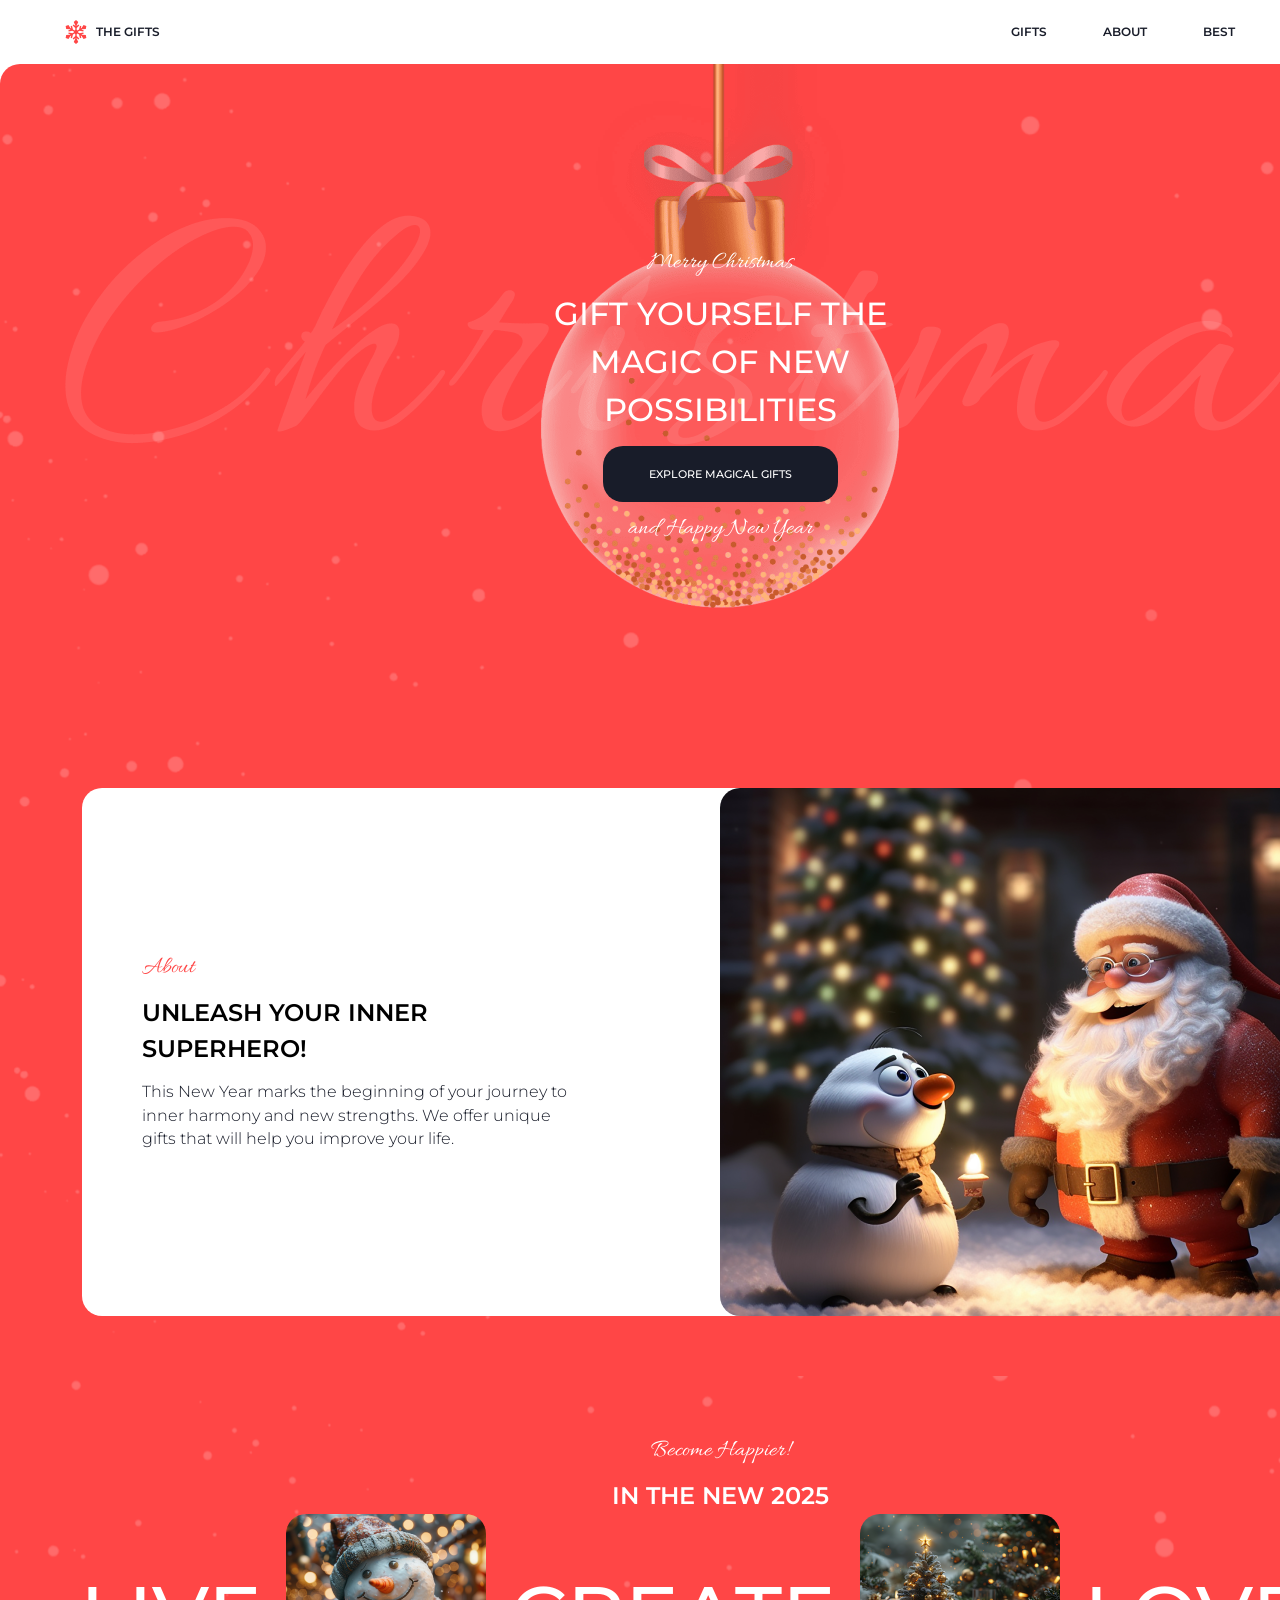
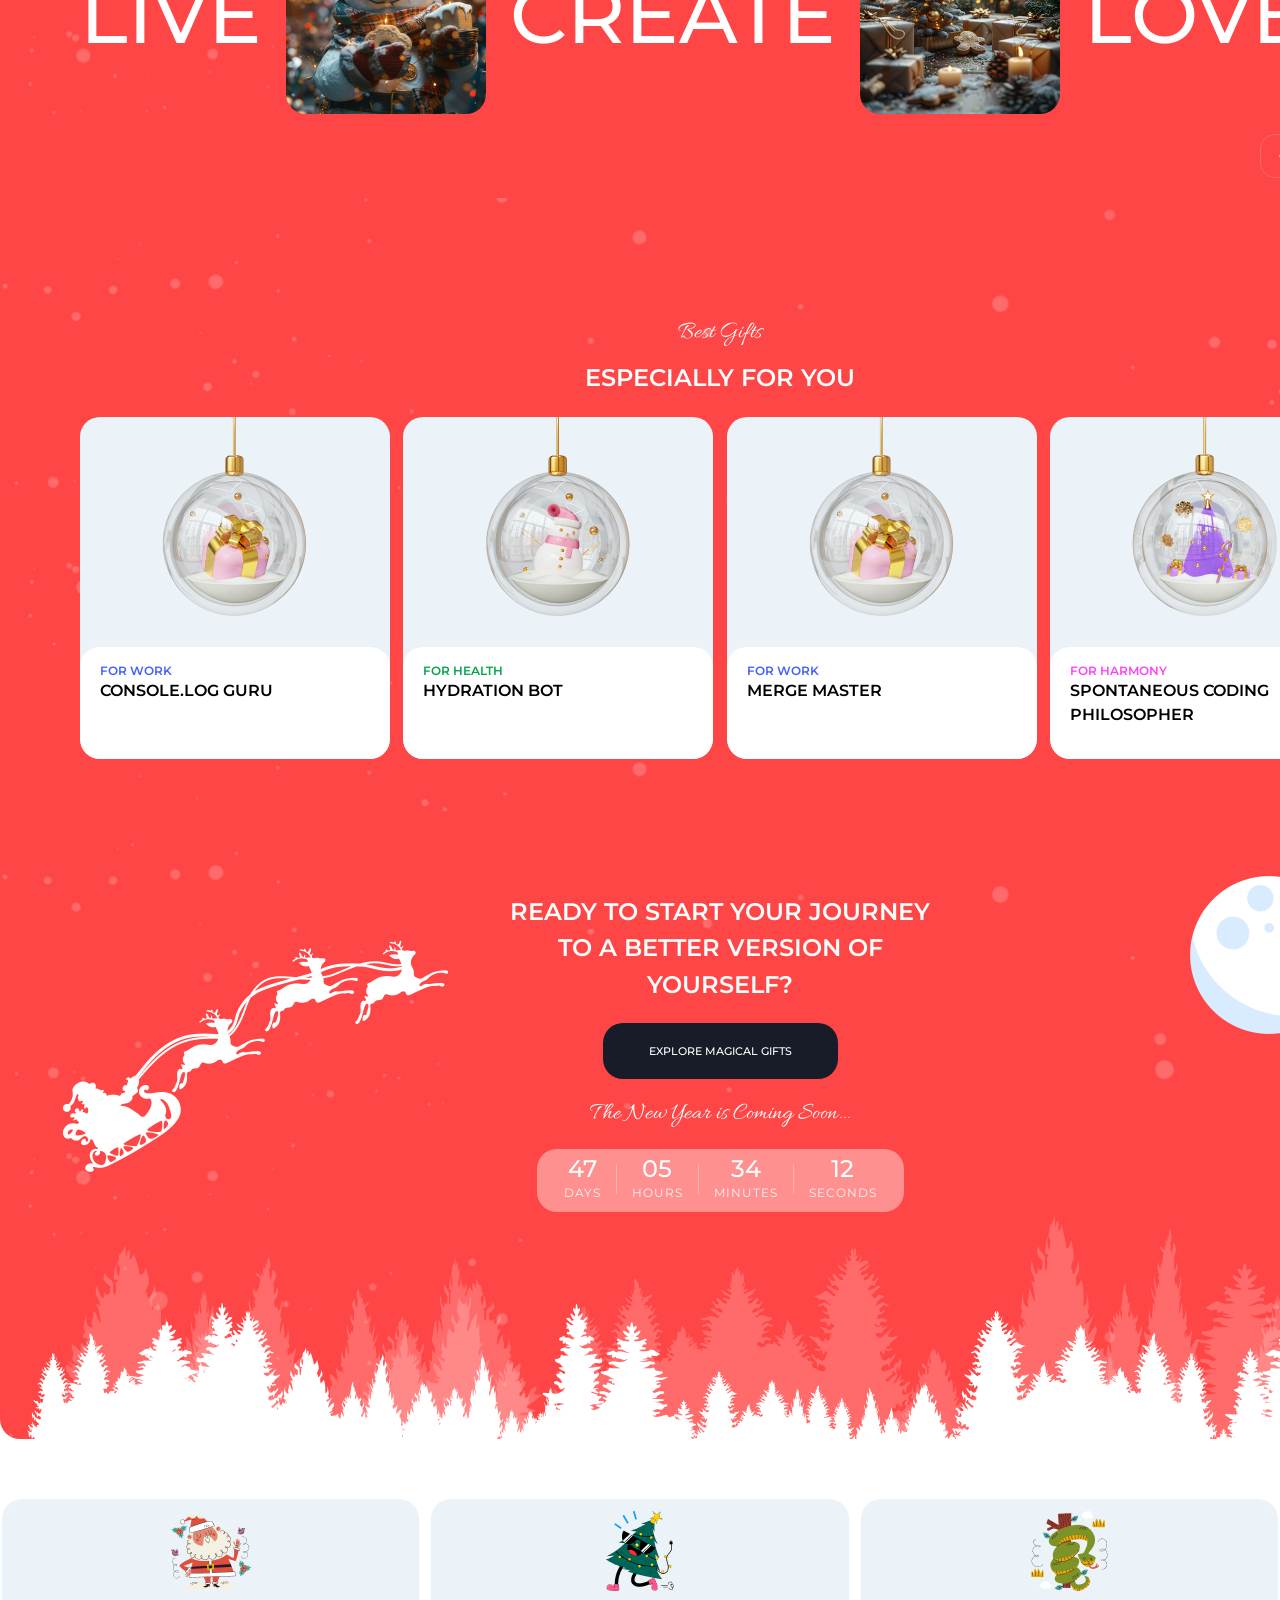
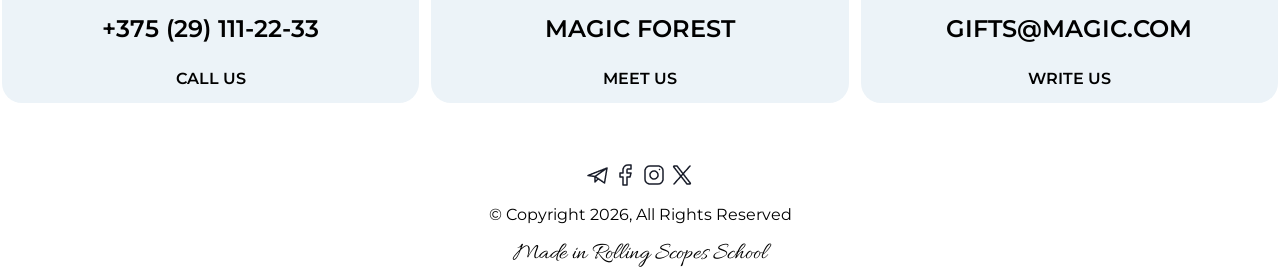
<file: christmas-shop/index.html>
<!DOCTYPE html>                                                                              
  <html lang="en">
    <head>                                                                                     
      <meta charset="UTF-8">                                                                 
      <meta name="viewport" content="width=device-width, initial-scale=1.0">
      <title>THE GIFTS</title>
      <link rel="icon" type="image/x-icon" href="assets/snowflake.svg">
      <link rel="stylesheet" href="index.css">
      <link rel="preconnect" href="https://fonts.googleapis.com">
      <link rel="preconnect" href="https://fonts.gstatic.com" crossorigin>
      <link href="https://fonts.googleapis.com/css2?family=Allura&display=swap" rel="stylesheet">
      <link href="https://fonts.googleapis.com/css2?family=Montserrat:wght@400;700&display=swap" rel="stylesheet">
    </head>                                                                                    
    <body id="top">
        <div class="body">
            <header class="horizontal_alignment header_borders">
                <div> <a href="index.html" class="logo logo_word">                                                           
                         <img src="assets/snowflake.svg" alt="snowflake">                                     
                         <span>THE GIFTS</span>                                                                   
                      </a>      
                    </div>
                    <div>
                        <nav>
                            <ul class="logo_word header_links">
                                <li><a href="gifts.html" class="ul_a">GIFTS</a></li>
                                <li><a href="#about" class="ul_a">ABOUT</a></li>
                                <li><a href="#best" class="ul_a">BEST</a></li>
                                <li><a href="#contacts" class="ul_a">CONTACTS</a></li>
                            </ul>
                            </nav>
                    </div>
            </header>
            <div class="block1 background_snow">
                <img src="assets/tree_decoration.png" alt="Tree Decoration">
                <section class="hero_section">
                    <div class="hero_content">
                    <p class="allura-text">Merry Christmas</p>
                    <h1 class="hero_h1">GIFT YOURSELF THE MAGIC OF NEW POSSIBILITIES</h1>
                    <div class= "hero_button"><a href="gifts.html" class="ul_a">EXPLORE MAGICAL GIFTS</a></div>
                    <p class="allura-text">and Happy New Year</p>
                    </div>
                </section>
            </div>
            <div class="block2 background_snow">
            <section class="about_section" id="about">
                    <div class="about_content">
                        <p class="allura-text" style="color: #FF4646;">About</p>
                        <h2 class="monserrate24" style="color: black">Unleash your inner superhero!</h2>
                        <p class="about_p">This New Year marks the beginning of your journey to inner harmony and new strengths. We offer unique gifts that will help you improve your life.</p>
                    </div>
                    <div class="santa_wrapper">
                        <img src="assets/santa.png" alt="Santa Claus" class="santa_image">
                    </div>
                </section>
                </div>
                <div class="block3 background_snow">
                    <div class="wish_content">
                        <p class="allura-text">Become Happier!</p>
                        <h3 class="monserrate24 wish_h1">in the new 2025</h3>
                    </div>
                    <div class="slider">
                        <p class="slider_words">live</p>
                        <img class="slider_image" src="assets/wish1.png" alt="snowman">
                        <p class="slider_words">create</p>
                        <img class="slider_image" src="assets/wish2.png" alt="gift">
                        <p class="slider_words">love</p>
                        <img class="slider_image" src="assets/wish3.png" alt="Christmas tree ball">
                    </div>
                    <div class="slider-controls">
                        <button class="nav-btn prev" aria-label="Previous">
                            <svg viewBox="0 0 24 24" fill="none" stroke="currentColor" stroke-width="2">
                            <path d="M15 18l-6-6 6-6" />
                            </svg>
                        </button>
                        
                        <button class="nav-btn next" aria-label="Next">
                            <svg viewBox="0 0 24 24" fill="none" stroke="currentColor" stroke-width="2">
                            <path d="M9 18l6-6-6-6" />
                            </svg>
                        </button>
                        </div>

                </div>
                <div class="background_snow block4" id="best">
                    <div class="gifts_words">
                        <p class="allura-text">Best Gifts</p>
                        <p class="monserrate24">especially for you</p>
                    </div>
                    <div class="best_gift">
                        <div class="gift_container">
                            <img src="assets/giftbox.png" alt="gift box">
                            <div class="container_in_gift_container">
                                <p class="for_what" style="color: #4361FF;">For work</p>
                                <p class="gift_info">Console.log Guru</p>
                            </div>
                        </div>
                        <div class="gift_container">
                             <img src="assets/giftsnowman.png" alt="gift box">
                            <div class="container_in_gift_container">
                                <p class="for_what" style="color: #06A44F;">For health</p>
                                <p class="gift_info">Hydration Bot</p>
                            </div>
                        </div>
                        <div class="gift_container">
                             <img src="assets/giftbox.png" alt="gift box">
                            <div class="container_in_gift_container">
                                <p class="for_what" style="color: #4361FF;">For work</p>
                                <p class="gift_info">Merge Master</p>
                            </div>
                        </div>
                        <div class="gift_container">
                             <img src="assets/gifttree.png" alt="gift box">
                            <div class="container_in_gift_container">
                                <p class="for_what" style="color: #FF43f7;">For harmony</p>
                                <p class="gift_info">Spontaneous Coding Philosopher</p>
                            </div>
                        </div>
                    </div>
                    </div>
                    <div class="background_snow block5">
                        <div class="background_view">
                            <div class="cta_container">
                                <div class="cta_words">
                                <p class="monserrate24">Ready to start your journey to a better version of yourself?</p>
                                 <div class= "hero_button"><a href="gifts.html" class="ul_a">EXPLORE MAGICAL GIFTS</a></div>
                                 <p class="allura-text cta_p_allura ">The New Year is Coming Soon...</p>
                                 <div class="countdown-wrapper">
                                    <div class="timer-container">
                                    <div class="timer-item">
                                        <span class="number timer_numbers">47</span>
                                        <span class="label timer_words">DAYS</span>
                                    </div>
                                    
                                    <div class="divider"></div>

                                    <div class="timer-item">
                                        <span class="number timer_numbers">05</span>
                                        <span class="label timer_words">HOURS</span>
                                    </div>

                                    <div class="divider"></div>

                                    <div class="timer-item">
                                        <span class="number timer_numbers">34</span>
                                        <span class="label timer_words">MINUTES</span>
                                    </div>

                                    <div class="divider"></div>

                                    <div class="timer-item">
                                        <span class="number timer_numbers">12</span>
                                        <span class="label timer_words">SECONDS</span>
                                    </div>
                                </div>
                            </div>
                                 </div>
                            </div>
                        </div>

                    </div>
                </div>
        <footer id="contacts">
            <div class="block6">
                 <div class="footer_boxes">
                     <a href="tel:+375291112233" class="footer_box_border">
                        <img src="assets/santa-claus.png" alt="Santa Claus">
                        <p class="footer_calls">+375 (29) 111-22-33</p>
                        <p class="gift_info">Call Us</p>
                     </a>
                      <a href="https://maps.google.com/?q=Central+Park,New+York" target="_blank" class="footer_box_border">
                        <img src="assets/christmas-tree.png" alt="Christmas Tree">
                        <p class="footer_calls">Magic forest</p>
                        <p class="gift_info">meet us</p>
                      </a>
                       <a href="mailto:gifts@magic.com" class="footer_box_border">
                        <img src="assets/snake.png" alt="Snake">
                        <p class="footer_calls">gifts@magic.com</p>
                        <p class="gift_info">write us</p>
                       </a>
                 </div>
                  <div class="footer_words">
                    <div>
                        <img src="assets/telegram.png" alt="Telegram">
                        <img src="assets/facebook.png" alt="Facebook">  
                        <img src="assets/instagram.png" alt="Instagram">
                        <img src="assets/X.png" alt="Twitter">
                    </div>
                    <p class="copyright">© Copyright 2026, All Rights Reserved</p>
                    <a href="https://rs.school/" target="_blank" class="allura-text" style="color: black; text-decoration: none;">Made in Rolling Scopes School</a>
                  </div>
            </div>
           
        </footer>
        <a href="#top" class="back-to-top" aria-label="Back to top">
            <svg viewBox="0 0 24 24" fill="none" stroke="currentColor" stroke-width="2">
                <path d="M12 19V5M5 12l7-7 7 7"/>
            </svg>
        </a>

                                                                              
    </body>                                                                                  
  </html>
</file>
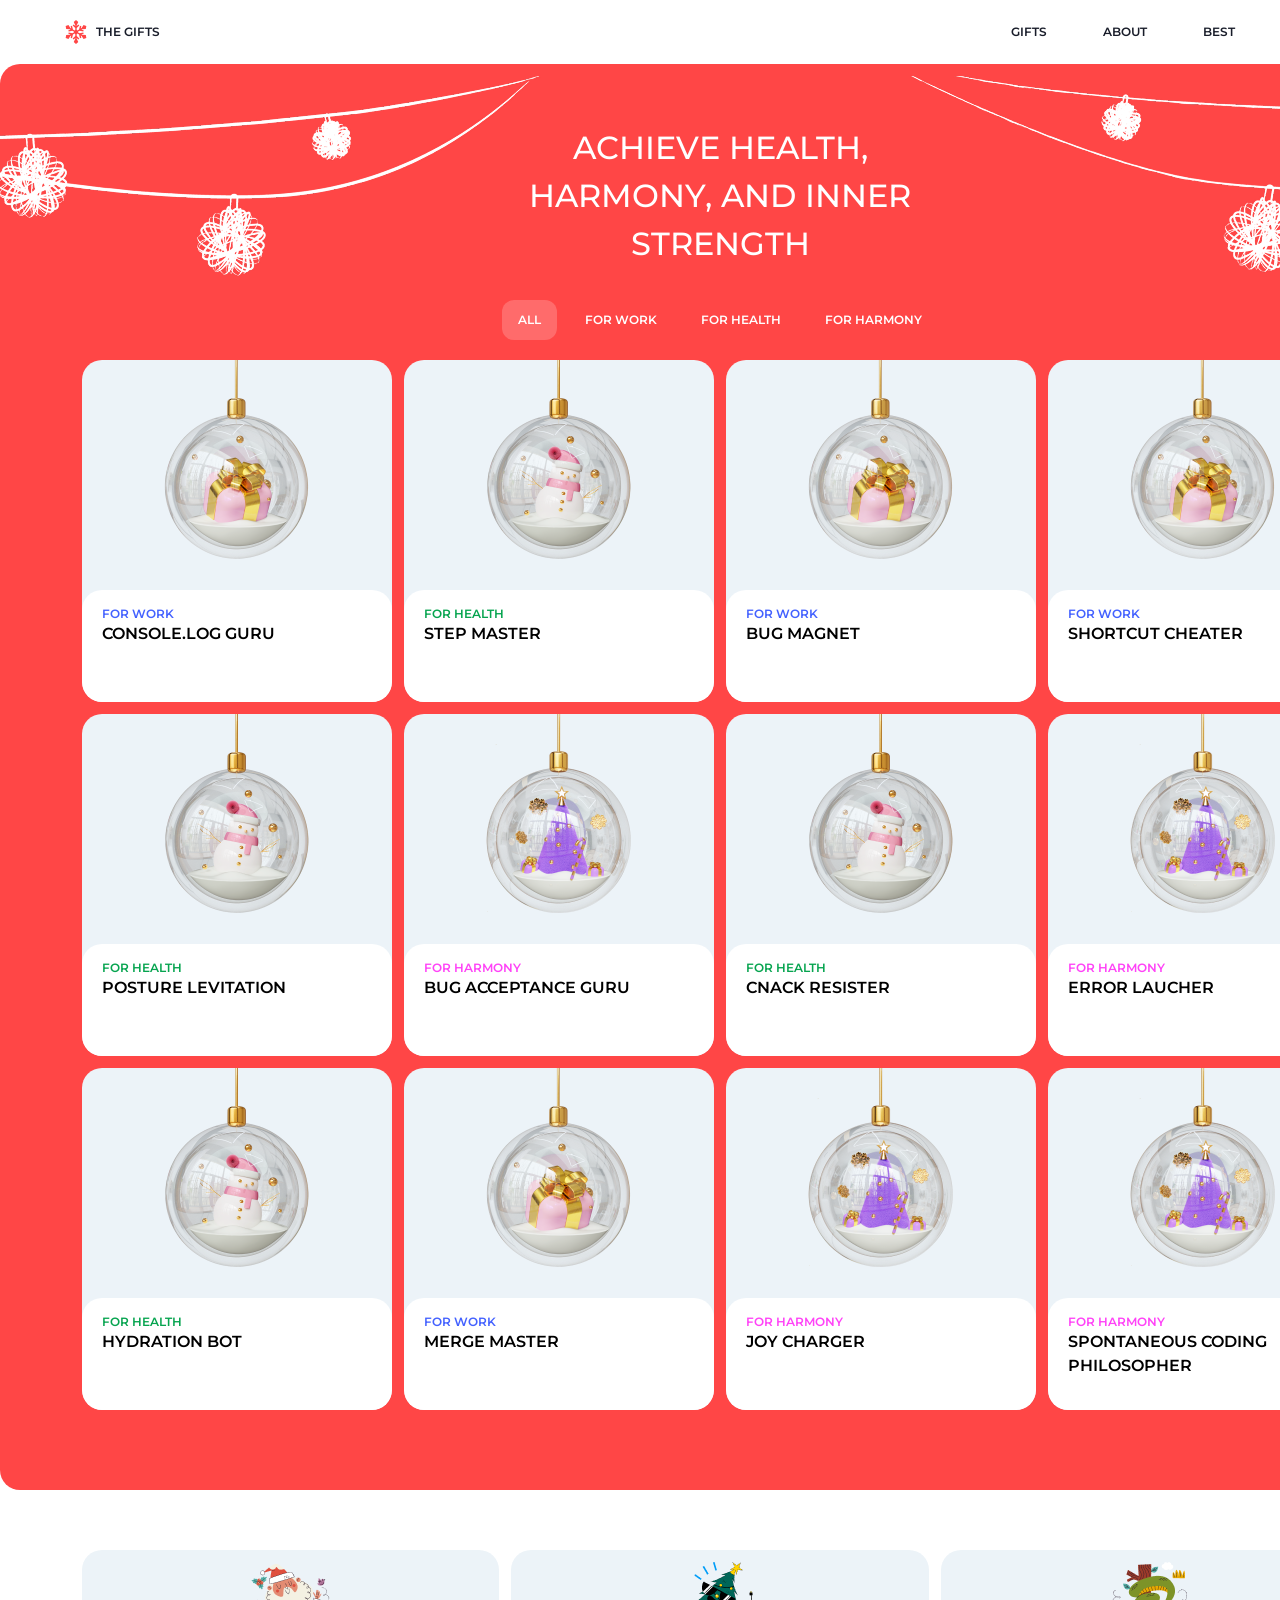
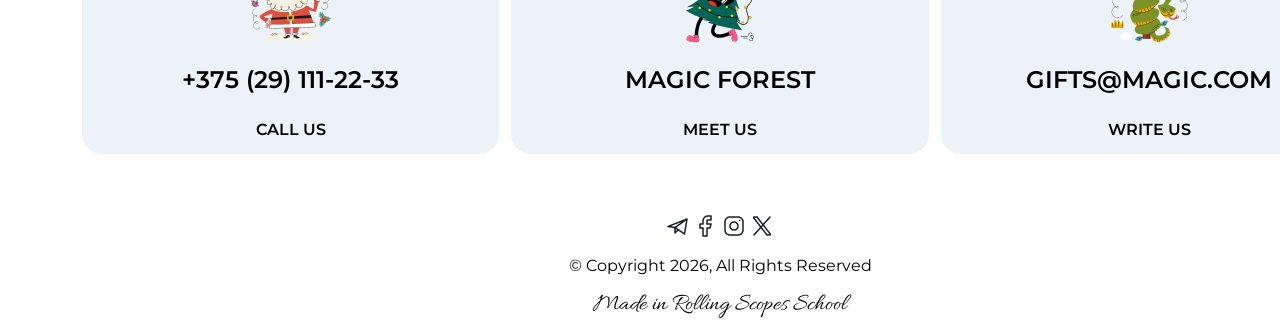
<file: christmas-shop/gifts.html>
<!DOCTYPE html>
<html lang="en">
  <head>
    <meta charset="UTF-8">
    <meta name="viewport" content="width=device-width, initial-scale=1.0">
    <title>Gifts | THE GIFTS</title>
    <link rel="icon" type="image/x-icon" href="assets/snowflake.svg">
    <link rel="stylesheet" href="index.css">
    <link rel="preconnect" href="https://fonts.googleapis.com">
    <link rel="preconnect" href="https://fonts.gstatic.com" crossorigin>
    <link href="https://fonts.googleapis.com/css2?family=Allura&display=swap" rel="stylesheet">
    <link href="https://fonts.googleapis.com/css2?family=Montserrat:wght@400;700&display=swap" rel="stylesheet">
  </head>
  <body id="top">
      <div class="body">
          <header class="horizontal_alignment header_borders">
              <div>
                  <a href="index.html" class="logo logo_word">
                      <img src="assets/snowflake.svg" alt="snowflake">
                      <span>THE GIFTS</span>
                  </a>
              </div>
              <div>
                  <nav>
                      <ul class="logo_word header_links">
                          <li class="header_link_active"><a href="gifts.html" class="ul_a">GIFTS</a></li>
                          <li><a href="index.html#about" class="ul_a">ABOUT</a></li>
                          <li><a href="index.html#best" class="ul_a">BEST</a></li>
                          <li><a href="index.html#contacts" class="ul_a">CONTACTS</a></li>
                      </ul>
                  </nav>
              </div>
          </header>

          <main>
              <div class="gift_body">
               <div class="background_garland">
                <h1 class="gift_h1 hero_h1">Achieve health, harmony, and inner strength</h1>
                </div>

                 <div>
                  <nav>
                      <ul class="gifts_navbar">
                          <li><a href="gifts.html" class="ul_a">ALL</a></li>
                          <li><a href="gifts.html" class="ul_a">FOR WORK</a></li>
                          <li><a href="gifts.html" class="ul_a">FOR HEALTH</a></li>
                          <li><a href="gifts.html" class="ul_a">FOR HARMONY</a></li>
                      </ul>
                  </nav>
              </div>

              <div class="all_gifts">
                        <div class="gift_container">
                            <img src="assets/giftbox.png" alt="gift box">
                            <div class="container_in_gift_container">
                                <p class="for_what" style="color: #4361FF;">For work</p>
                                <p class="gift_info">Console.log Guru</p>
                            </div>
                        </div>
                        <div class="gift_container">
                             <img src="assets/giftsnowman.png" alt="gift box">
                            <div class="container_in_gift_container">
                                <p class="for_what" style="color: #06A44F;">For health</p>
                                <p class="gift_info">step master</p>
                            </div>
                        </div>
                        <div class="gift_container">
                             <img src="assets/giftbox.png" alt="gift box">
                            <div class="container_in_gift_container">
                                <p class="for_what" style="color: #4361FF;">For work</p>
                                <p class="gift_info">bug magnet</p>
                            </div>
                        </div>
                        <div class="gift_container">
                             <img src="assets/giftbox.png" alt="gift box">
                            <div class="container_in_gift_container">
                                <p class="for_what" style="color: #4361FF;">For work</p>
                                <p class="gift_info">shortcut cheater</p>
                            </div>
                        </div>
                        <div class="gift_container">
                             <img src="assets/giftsnowman.png" alt="gift box">
                            <div class="container_in_gift_container">
                                <p class="for_what" style="color: #06A44F;">For health</p>
                                <p class="gift_info">posture levitation</p>
                            </div>
                        </div>
                        <div class="gift_container">
                             <img src="assets/gifttree.png" alt="gift box">
                            <div class="container_in_gift_container">
                                <p class="for_what" style="color: #FF43f7;">For harmony</p>
                                <p class="gift_info">bug acceptance guru</p>
                            </div>
                        </div>
                         <div class="gift_container">
                             <img src="assets/giftsnowman.png" alt="gift box">
                            <div class="container_in_gift_container">
                                <p class="for_what" style="color: #06A44F;">For health</p>
                                <p class="gift_info">cnack resister</p>
                            </div>
                        </div>
                        <div class="gift_container">
                             <img src="assets/gifttree.png" alt="gift box">
                            <div class="container_in_gift_container">
                                <p class="for_what" style="color: #FF43f7;">For harmony</p>
                                <p class="gift_info">error laucher</p>
                            </div>
                        </div>
                        <div class="gift_container">
                             <img src="assets/giftsnowman.png" alt="gift box">
                            <div class="container_in_gift_container">
                                <p class="for_what" style="color: #06A44F;">For health</p>
                                <p class="gift_info">Hydration Bot</p>
                            </div>
                        </div>
                        <div class="gift_container">
                             <img src="assets/giftbox.png" alt="gift box">
                            <div class="container_in_gift_container">
                                <p class="for_what" style="color: #4361FF;">For work</p>
                                <p class="gift_info">Merge Master</p>
                            </div>
                        </div>
                        <div class="gift_container">
                             <img src="assets/gifttree.png" alt="gift box">
                            <div class="container_in_gift_container">
                                <p class="for_what" style="color: #FF43f7;">For harmony</p>
                                <p class="gift_info">joy charger</p>
                            </div>
                        </div>
                         <div class="gift_container">
                             <img src="assets/gifttree.png" alt="gift box">
                            <div class="container_in_gift_container">
                                <p class="for_what" style="color: #FF43f7;">For harmony</p>
                                <p class="gift_info">Spontaneous Coding Philosopher</p>
                            </div>
                        </div>
                    </div>
              </div>
          </main>

          <footer id="contacts">
              <div class="block6">
                  <div class="footer_boxes">
                      <a href="tel:+375291112233" class="footer_box_border">
                          <img src="assets/santa-claus.png" alt="Santa Claus">
                          <p class="footer_calls">+375 (29) 111-22-33</p>
                          <p class="gift_info">Call Us</p>
                      </a>
                      <a href="https://maps.google.com/?q=Central+Park,New+York" target="_blank" class="footer_box_border">
                          <img src="assets/christmas-tree.png" alt="Christmas Tree">
                          <p class="footer_calls">Magic forest</p>
                          <p class="gift_info">meet us</p>
                      </a>
                      <a href="mailto:gifts@magic.com" class="footer_box_border">
                          <img src="assets/snake.png" alt="Snake">
                          <p class="footer_calls">gifts@magic.com</p>
                          <p class="gift_info">write us</p>
                      </a>
                  </div>
                  <div class="footer_words">
                      <div>
                          <img src="assets/telegram.png" alt="Telegram">
                          <img src="assets/facebook.png" alt="Facebook">
                          <img src="assets/instagram.png" alt="Instagram">
                          <img src="assets/X.png" alt="Twitter">
                      </div>
                      <p class="copyright">© Copyright 2026, All Rights Reserved</p>
                      <a href="https://rs.school/" target="_blank" class="allura-text" style="color: black; text-decoration: none;">Made in Rolling Scopes School</a>
                  </div>
              </div>
          </footer>

          <a href="#top" class="back-to-top" aria-label="Back to top">
              <svg viewBox="0 0 24 24" fill="none" stroke="currentColor" stroke-width="2">
                  <path d="M12 19V5M5 12l7-7 7 7"/>
              </svg>
          </a>
      </div>
  </body>
</html>
</file>
<file: christmas-shop/index.css>
body {
    margin: 0;
}

.back-to-top {
    position: fixed;
    bottom: 40px;
    right: 40px;
    width: 52px;
    height: 52px;
    border-radius: 50%;
    background-color: #ffffff;
    display: flex;
    align-items: center;
    justify-content: center;
    text-decoration: none;
    color: #181C29;
    box-shadow: 0 4px 12px rgba(0,0,0,0.2);
    opacity: 0;
    pointer-events: none;
    animation: show-back-to-top linear forwards;
    animation-timeline: scroll();
    animation-range: 200px 300px;
    animation-fill-mode: forwards;
    z-index: 999;
}

.back-to-top svg {
    width: 22px;
    height: 22px;
}

@keyframes show-back-to-top {
    to {
        opacity: 1;
        pointer-events: auto;
    }
}

h1, h2, p {
    margin: 0;
}

html { 
    scroll-behavior: smooth; 
}

.body {
    width: 1440px;
    min-width: 1440px;
    margin: 0 auto;
    color: #ffffff;
}

.allura-text {
  font-family: 'Allura', cursive;
  font-size: 24px;
  color: white;
  font-weight: 400;
}
.monserrate24 {
    font-family: 'Montserrat', sans-serif;
    font-weight: 600;
    font-size: 24px;
    line-height: 1.52;
    letter-spacing: 16%;
    text-transform: uppercase; 
}
.horizontal_alignment {
    display: flex;
    flex-direction: row;
    justify-content: space-between;
} 
.header_borders {
    margin: 0 64px;
    height: 64px;
    align-items: center;
}
.logo {                                                                                      
    display: flex;                                                                             
    align-items: center;                                                                       
    gap: 8px;                                                                                  
    text-decoration: none;                                                                     
    color: inherit;                                                                            
  }    

.logo_word {
  font-size: 12px;          
  line-height: 1.3;         
  font-family: "Montserrat", sans-serif; 
  font-weight: 600;                 
  text-transform: uppercase;        
  color: #181C29; 
}
.header_links {
    display: flex;                                                                                                                                         
    gap: 24px;                                                                                                                                               
    list-style: none;                                                                                                                                          
    margin: 0;
    padding: 0;                                                                                                                                                
}
.header_links li {
    display: flex;
    align-items: center;
    height: 40px;
    padding: 0 16px;
    border-radius: 12px;
    cursor: pointer;
}
.header_links li:not(.header_link_active):hover {
    background-color: rgba(255, 70, 70, 0.1);
}
.header_links li:not(.header_link_active):hover .ul_a {
    color: #FF4646;
}
.header_link_active {
    cursor: default;
    pointer-events: none;
}
.ul_a{
    text-decoration: none;
    color: inherit;
}
.block1 {
  position: relative; 
  left: 0;
  display: flex;
  flex-direction: column;
  overflow: hidden; 
  border-radius: 20px 20px 0 0; 
  background-color: #FF4646;
  padding-bottom: 60px;
}

.background_snow {
    background-image: url('assets/snow.png');
  background-size: cover;
  background-position: center;
  background-repeat: no-repeat;
  width: 100%;
}
.background_view {
    background-image: url('assets/view.png');
  background-size: cover;
  background-position: center;
  background-repeat: no-repeat;
  height: 100%;
  width: 100%;
}
.background_garland{
    background-image: url('assets/bg-garland.png');
  background-position: center;
  background-repeat: no-repeat;
  width: 100%;
  display: flex;
  justify-content: center;
}
.hero_section {
    display: flex;
    position: absolute;
    flex-direction: column;
    width:100%;
    height: 100%;
    justify-content: center;
    align-items: center;
}
.hero_content {
    width: 425px;
    height: 404px;
    padding: 60px 0;
    text-align: center;
    display: flex;
    flex-direction: column;
    justify-content: center;
    align-items: center;
    gap: 12px;
}
.hero_h1 {
   font-family: 'Montserrat', sans-serif;
  font-weight: 500; 
  font-size: 32px;
  line-height: 1.5; 
  text-transform: uppercase; 
  color: #FFFFFF;
  text-align: center;
  letter-spacing: 18%;
}
.hero_button {
     border-radius: 20px;
     width: 235px;
     height: 56px;
     background-color: #181C29;
     display: inline-flex;
     align-items: center;
     justify-content: center;
     font-family: 'Montserrat', sans-serif;
     font-size: 11px;
     font-weight: 500;
     text-transform: uppercase;
     line-height: 1.3;
     letter-spacing: 10%;
     cursor: pointer;
     transition: background-color 0.3s ease, color 0.3s ease;
}
.hero_button:hover {
    background-color: #ffffff;
    color: #181C29;
}
.hero_button:hover .ul_a {
    color: #181C29;
}
.about_section {
    display: flex;
    flex-direction: row;
    align-items: center;
        width: 1276px;
    height: 528px;
    background-color: white;
    margin: 0 auto;
    border-radius: 20px;
    justify-content: space-between;
}
.block2 {
    background-color: #FF4646;
    padding: 60px 0;

}
.about_h2 {
    font-family: 'Montserrat', sans-serif;
  font-weight: 500; 
  font-size: 24px;
  line-height: 1.5em; 
  text-transform: uppercase; 
  letter-spacing: 22%;
  color: black
}
.about_p {
    font-family: 'Montserrat', sans-serif;
  font-weight: 300;
  font-size: 16px;
  line-height: 1.48; 
  color: #181C29;
}
.about_content {
    width: 426px;
    height: 328px;
    padding: 60px 0;
    text-align: center;
    display: flex;
    flex-direction: column;
    justify-content: center;
    align-items: flex-start;
    gap: 12px;
    margin: 0 60px;
    text-align: left;
}
.santa_wrapper {
  border-radius: 20px;
  overflow: hidden;
}
.santa_image {
      display: block;
      width: 100%;                                                                                                                                             
      height: 100%;
      object-fit: cover;                                                                                                                                       
  }       
.block3 {
    background-color: #FF4646;
    padding: 60px 0;
}
.slider {
    display: flex;
    align-items: center;
    overflow: hidden;
    margin-left: 80px;
    gap: 24px;
}
.slider_image {
    width: 200px;
    height: 200px;
    border-radius: 20px;
    object-fit: cover;
}
.slider_words {
    font-family: 'Montserrat', sans-serif;
    font-weight: 500;
    font-size: 80px;
    color: white;
    text-transform: uppercase;
}
.slider-controls {
  display: flex;
  gap: 12px;
  padding: 20px;
  background-color: #FF4646; 
  justify-content: flex-end;
  margin: 0 60px;
}
.nav-btn {
  width: 44px;
  height: 44px;
  border-radius: 15px;
  border: 1px solid rgba(255, 255, 255, 0.4);
  background: transparent;
  color: white;
  display: flex;
  align-items: center;
  justify-content: center;
  cursor: pointer;
  transition: all 0.3s ease;
  outline: none;
}
.nav-btn svg {
  width: 20px;
  height: 20px;
}
.nav-btn:not(.prev):hover {
  background-color: #ffffff;
  border-color: #ffffff;
}
.nav-btn:not(.prev):hover svg {
  stroke: #FF4646;
}
.nav-btn:active {
  transform: scale(0.95);
}
.nav-btn.prev {
    opacity: 0.4;
    pointer-events: none;
}
.wish_content {
    display: flex;
    flex-direction: column;
    justify-content: center;
    align-items: center;
    gap: 12px;
}
.wish_h1 {
    margin: 0;
}
.block4 {
     background-color: #FF4646;
    padding: 60px 80px;
    box-sizing: border-box; 
    height: auto;
}
.gifts_words {
    display: flex;
    flex-direction: column;
    justify-content: center;
    align-items: center;
    gap: 12px;
    overflow: hidden;
}
.gift_container{ 
    height: 342px;
    width: 310px;
    border-radius: 20px;
    background-color: #ECF3F8;
    display: flex;
    overflow: hidden;
    flex-direction: column;
}
.container_in_gift_container{
     border-radius: 20px;
     background-color: white;
      padding: 16px 20px;
      height: 80px;
}
.for_what {
    font-family: 'Montserrat', sans-serif;
    font-weight: 600;
    font-size: 12px;
    line-height: 1.3;
    letter-spacing: 5%;
    text-transform: uppercase;
}
.gift_info {
    font-family: 'Montserrat', sans-serif;
    font-weight: 600;
    font-size: 16px;
    line-height: 1.52;
    letter-spacing: 8%;
    text-transform: uppercase;
    color: black;
}
.best_gift {
    display: flex;
    justify-content: space-between;
    margin: 20px 0;
}
 .gift_container img {
      width: 100%;
      flex: 1;
      object-fit: cover;
  }
  .block5 {
    background-color: #FF4646;
    height: 600px;
    border-radius: 0 0 20px 20px;
  }
  .cta_container {
     display: flex;
    flex-direction: column;
    justify-content: center;
    align-items: center;
    gap: 12px;
    overflow: hidden;
  }
  .cta_words {
    height: 428px;
    width: 426px;
    gap: 20px;
    display: flex;                                                                                                                             
    flex-direction: column; 
    align-items: center;
    justify-content: center;  
    text-align: center;
  }
.countdown-wrapper {
    display: flex;
    flex-direction: column;
    align-items: center;
    gap: 16px;
    font-family: sans-serif;
}
.timer-container {
    display: flex;
    flex-direction: row;
    align-items: center;
    background-color: rgba(255, 255, 255, 0.4); 
    border-radius: 20px;
    padding: 8px 12px 12px 12px;
    width: fit-content;
}
.timer-item {
    display: flex;
    flex-direction: column;
    align-items: center;
    padding: 0 15px;
}

.number {
    color: white;
    font-size: 24px;
    font-weight: 500;
    line-height: 1;
    font-family: 'Montserrat', sans-serif;
}

.label {
    color: white;
    font-size: 12px;
    letter-spacing: 1px;
    margin-top: 4px;
    opacity: 0.9;
    font-family: 'Montserrat', sans-serif;
}
.divider {
    width: 1px;
    height: 30px;
    background-color: rgba(255, 255, 255, 0.3);
}
.cta_p_allura { 
    letter-spacing: 5%;
}
.block6 {
    display: flex;
    justify-content: center;
    margin-top: 60px;
    flex-direction: column;
    align-items: center;
    gap: 60px
}
.footer_boxes {
    display: flex;
    flex-direction: row;
    gap: 12px;
}
.footer_box_border{
    text-decoration: none;
    color: inherit;
    height: 204px;
    width: 417.33px;
    background-color: #ecf3f8;
    border-radius: 20px;
    align-items: center;
    display: flex;
    flex-direction: column;
    gap: 20px;
    justify-content: center;
}
.footer_box_border:hover p {                                                                                                                 
    color: #FF4646;                                                                                                                          
}   
.footer_calls {
     font-family: 'Montserrat', sans-serif;
    font-weight: 600;
    font-size: 24px;
    line-height: 1.52;
    letter-spacing: 16%;
    text-transform: uppercase;
    color: black;
}
.footer_words {
        flex-direction: column;
    display: flex;
    align-items: center;
    gap: 12px;
}
.copyright {
    font-family: 'Montserrat', sans-serif;
    font-weight: 400;
    font-size: 16px;
    line-height: 1.48;
    color: black;
}
.gift_body {
    background-color: #FF4646;
    padding-bottom: 60px;
    border-radius: 20px;
}
.gift_h1{
    width: 426px;
    height: 144px;
    text-align: center;
    margin: 60px 0 20px 0;
}
.gifts_navbar {
    display: flex;     
    height: 40px;                                                                                                                                    
    gap: 12px;                                                                                                                                               
    list-style: none;  
    padding: 0;   
    justify-content: center;
    font-size: 12px;          
    line-height: 1.3;         
    font-family: "Montserrat", sans-serif; 
    font-weight: 600;                 
    text-transform: uppercase;        
    color: white; 
    letter-spacing: 5%;
}
.gifts_navbar li {
    display: flex;
    align-items: center;
    height: 40px;
    padding: 0 16px;
    border-radius: 12px;
    cursor: pointer;
}
.gifts_navbar li:first-child {
    background-color: #ff6b6b;
    cursor: default;
    pointer-events: none;
}
.gifts_navbar li:not(:first-child):hover {
    background-color: rgba(255, 255, 255, 0.15);
}
.gifts_navbar li:not(:first-child):hover .ul_a {
    color: #ffffff;
}
.all_gifts {
    display: flex;
    justify-content: center;
    margin: 20px 0;
    gap: 12px;
    flex-wrap: wrap;
}
.all_gifts .gift_container {
    cursor: pointer;
}
.all_gifts .gift_container:hover .gift_info {
    color: #FF4646;
}
</file>
